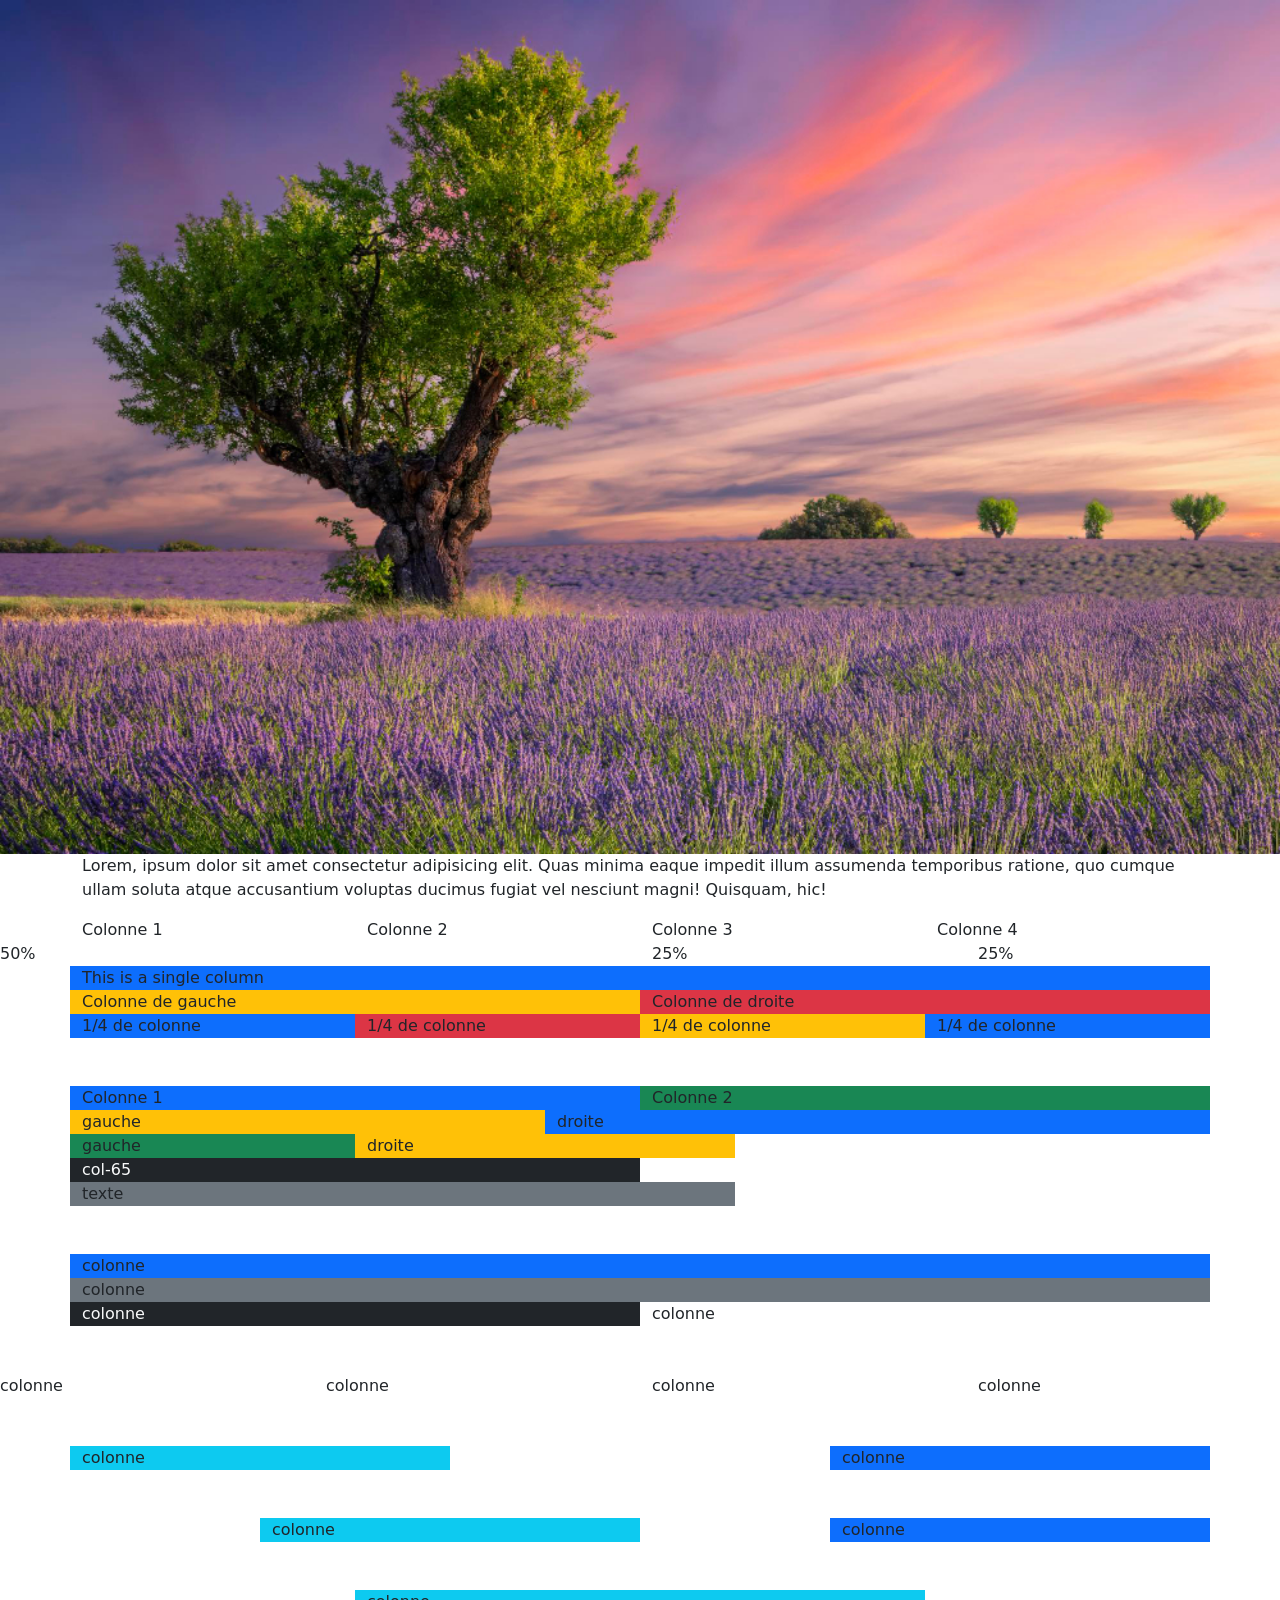
<file: index.html>
<!doctype html>
<html lang="en">

<head>
    <meta charset="utf-8">
    <meta name="viewport" content="width=device-width, initial-scale=1">
    <title>Bootstrap demo</title>
    <link rel="stylesheet" href="bootstrap/css/bootstrap.min.css">
</head>
<body>

    <div class="container-fluide">
        <img class="w-100" src="nature.jpg" alt="image de paysage">
    </div>
    <div class="container">
        <p>Lorem, ipsum dolor sit amet consectetur adipisicing elit. Quas minima eaque impedit illum assumenda
            temporibus ratione, quo cumque ullam soluta atque accusantium voluptas ducimus fugiat vel nesciunt magni!
            Quisquam, hic!</p>
    </div>

    <div class="container">
        <div class="row">
            <div class="col">Colonne 1</div>
            <div class="col">Colonne 2</div>
            <div class="col">Colonne 3</div>
            <div class="col">Colonne 4</div>
        </div>
    </div>

    <div class="row">
        <div class="col-6">50%</div>
        <div class="col-3">25%</div>
        <div class="col-3">25%</div>
    </div>
    </div>

    <div class="container">
        <div class="row">
            <div class="col bg-primary">This is a single column</div>
        </div>

        <div class="row">
            <div class="col bg-warning">Colonne de gauche</div>
            <div class="col bg-danger">Colonne de droite</div>
        </div>

        <div class="row">
            <div class="col bg-primary">1/4 de colonne</div>
            <div class="col bg-danger">1/4 de colonne</div>
            <div class="col bg-warning">1/4 de colonne</div>
            <div class="col bg-primary">1/4 de colonne</div>
        </div><br><br>
    </div>

    <div class="container">
        <div class="row">
            <div class="col bg-primary">Colonne 1</div>
            <div class="col bg-success">Colonne 2</div>
        </div>

        <div class="row">
            <div class="col-5 bg-warning">gauche</div>
            <div class="col-7 bg-primary">droite</div>
        </div>

        <div class="row">
            <div class="col-3 bg-success">gauche</div>
            <div class="col-4 bg-warning">droite</div>
        </div>

        <div class="row">
            <div class="col-6 bg-dark text-light">col-65</div>
            <div class="col-7 bg-secondary">texte</div>
        </div><br><br>
    </div>

    <div class="container">
        <div class="row">
            <div class="col bg-primary">colonne</div>
        </div>

        <div class="row">
            <div class="col bg-secondary">colonne</div>
        </div>

        <div class="row">
            <div class="col-lg bg-dark text-light">colonne</div>
            <div class="col-lg">colonne</div>
        </div><br><br>
    </div>

    <div class="row">
        <div class="col-sm-6 col-lg-3">colonne</div>
        <div class="col-sm-6 col-lg-3">colonne</div>
        <div class="col-sm-6 col-lg-3">colonne</div>
        <div class="col-sm-6 col-lg-3">colonne</div>
    </div><br><br>


    <div class="container">
        <div class="row">
            <div class="col-md-4 bg-info">colonne</div>
            <div class="col-md-4 bg-primary offset-md-4">colonne</div>
        </div><br><br>
    </div>

<div class="container">
    <div class="row">
        <div class="col-md-4 bg-info offset-md-2">colonne</div>
        <div class="col-md-4 bg-primary offset-md-2">colonne</div>
    </div><br><br>
</div>

<div class="container">
    <div class="row">
        <div class="col-md-6 bg-info offset-3">colonne</div>
    </div>
</div>

 <script src="bootstrap/js/bootstrap.min.js"></script>   
</body>

</html>
</file>
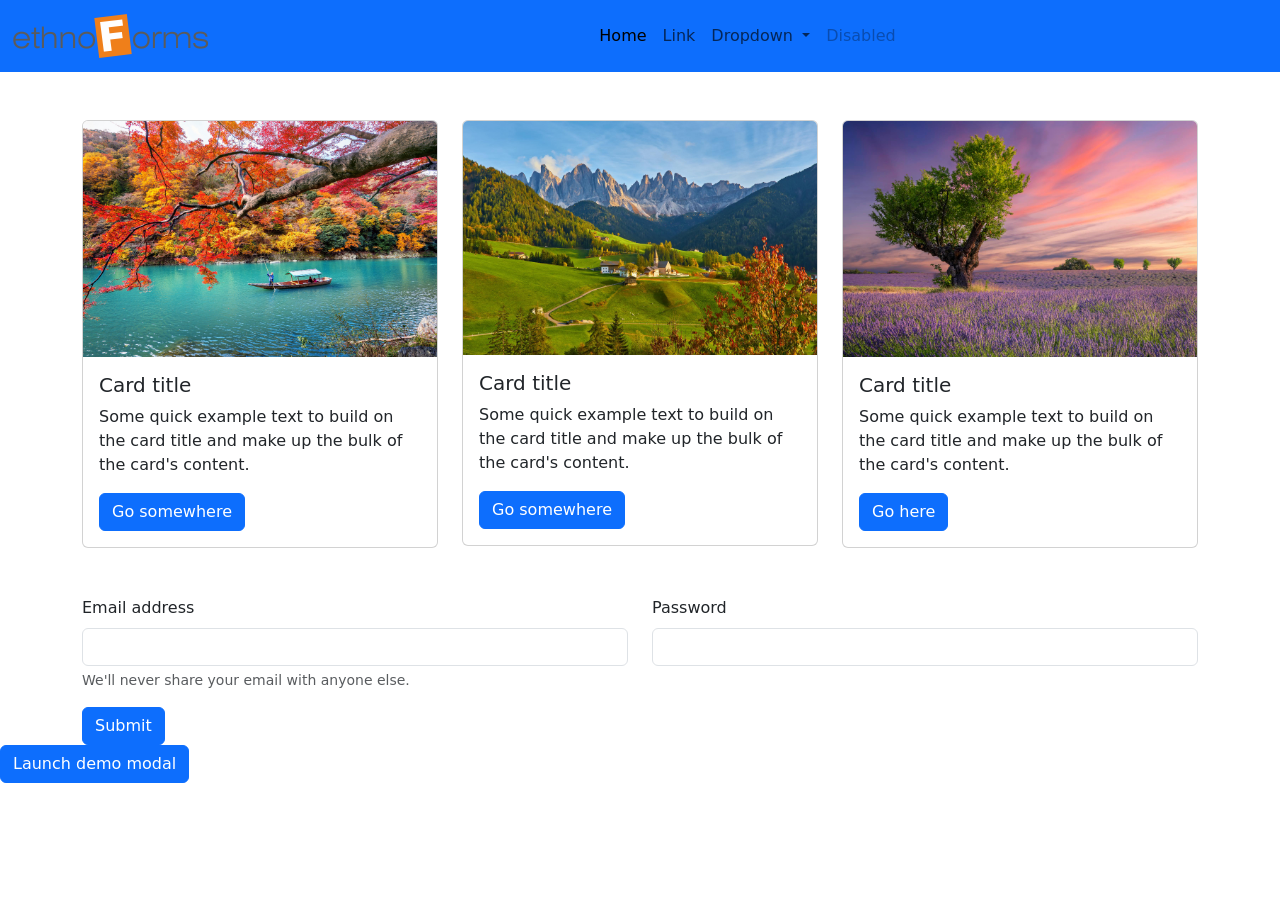
<file: accueil.html>
<!DOCTYPE html>
<html lang="en">

<head>
  <meta charset="UTF-8">
  <meta name="viewport" content="width=device-width, initial-scale=1.0">
  <title>Accueil</title>
  <link rel="stylesheet" href="bootstrap/css/bootstrap.min.css">
</head>

<body>

  <header>
    <nav class="navbar navbar-expand-lg bg-primary">
      <div class="container-fluid">
        <a class="navbar-brand" href="#">
          <img src="logo_ethnoforms_black.png" alt="logo ethnoforms">
        </a>
        <button class="navbar-toggler" type="button" data-bs-toggle="collapse" data-bs-target="#navbarSupportedContent"
          aria-controls="navbarSupportedContent" aria-expanded="false" aria-label="Toggle navigation">
          <span class="navbar-toggler-icon"></span>
        </button>
        <div class="collapse navbar-collapse justify-content-center" id="navbarSupportedContent">
          <ul class="navbar-nav">
            <li class="nav-item">
              <a class="nav-link active" aria-current="page" href="#">Home</a>
            </li>
            <li class="nav-item">
              <a class="nav-link" href="#">Link</a>
            </li>
            <li class="nav-item dropdown">
              <a class="nav-link dropdown-toggle" href="#" role="button" data-bs-toggle="dropdown"
                aria-expanded="false">
                Dropdown
              </a>
              <ul class="dropdown-menu">
                <li><a class="dropdown-item" href="#">Action</a></li>
                <li><a class="dropdown-item" href="#">Another action</a></li>
                <li>
                  <hr class="dropdown-divider">
                </li>
                <li><a class="dropdown-item" href="#">Something else here</a></li>
              </ul>
            </li>
            <li class="nav-item">
              <a class="nav-link disabled" aria-disabled="true">Disabled</a>
            </li>
          </ul>

        </div>
      </div>
    </nav>
  </header>

  <main>
    <div class="container mt-5">
      <div class="row mb-5">
        <div class="col-md-4 col-sm-6 col-6">
          <div class="card" style="width">
            <img src="nature-3.jpg" class="card-img-top" alt="image de paysage">
            <div class="card-body">
              <h5 class="card-title">Card title</h5>
              <p class="card-text">Some quick example text to build on the card title and make up the bulk of the card's
                content.</p>
              <a href="#" class="btn btn-primary">Go somewhere</a>
            </div>
          </div>
        </div>
        <div class="col-md-4 col-sm-6 col-6">
          <div class="card" style="width">
            <img src="nature-2.jpg" class="card-img-top" alt="image de paysage">
            <div class="card-body">
              <h5 class="card-title">Card title</h5>
              <p class="card-text">Some quick example text to build on the card title and make up the bulk of the card's
                content.</p>
              <a href="#" class="btn btn-primary">Go somewhere</a>
            </div>
          </div>
        </div>
        <div class="col-md-4 col-sm-6 col-6">
          <div class="card" style="width">
            <img src="nature.jpg" class="card-img-top" alt="image de paysage">
            <div class="card-body">
              <h5 class="card-title">Card title</h5>
              <p class="card-text">Some quick example text to build on the card title and make up the bulk of the card's
                content.</p>
              <a href="#" class="btn btn-primary">Go here</a>
            </div>
          </div>
        </div>
      </div>

      <form>


      <div class="row">
        <div class="col-md-6">
          <div class="mb-3">
            <label for="exampleInputEmail1" class="form-label">Email address</label>
            <input type="email" class="form-control" id="exampleInputEmail1" aria-describedby="emailHelp">
            <div id="emailHelp" class="form-text">We'll never share your email with anyone else.</div>
          </div>
        </div>

        <div class="col-md-6">
          <div class="mb-3">
            <label for="exampleInputPassword1" class="form-label">Password</label>
            <input type="password" class="form-control" id="exampleInputPassword1">
          </div>
        </div>

      </div>

        <button type="submit" class="btn btn-primary">Submit</button>
      </form>



    </div>

<!-- Button trigger modal -->
<button type="button" class="btn btn-primary" data-bs-toggle="modal" data-bs-target="#exampleModal">
  Launch demo modal
</button>

<!-- Modal -->
<div class="modal fade" id="exampleModal" tabindex="-1" aria-labelledby="exampleModalLabel" aria-hidden="true">
  <div class="modal-dialog">
    <div class="modal-content">
      <div class="modal-header">
        <h1 class="modal-title fs-5" id="exampleModalLabel">Modal title</h1>
        <button type="button" class="btn-close" data-bs-dismiss="modal" aria-label="Close"></button>
      </div>
      <div class="modal-body">
        ...
      </div>
      <div class="modal-footer">
        <button type="button" class="btn btn-secondary" data-bs-dismiss="modal">Close</button>
        <button type="button" class="btn btn-primary">Save changes</button>
      </div>
    </div>
  </div>
</div>

  </main>

  <footer>

  </footer>

  <script src="bootstrap/js/bootstrap.min.js"></script>
</body>

</html>
</file>
